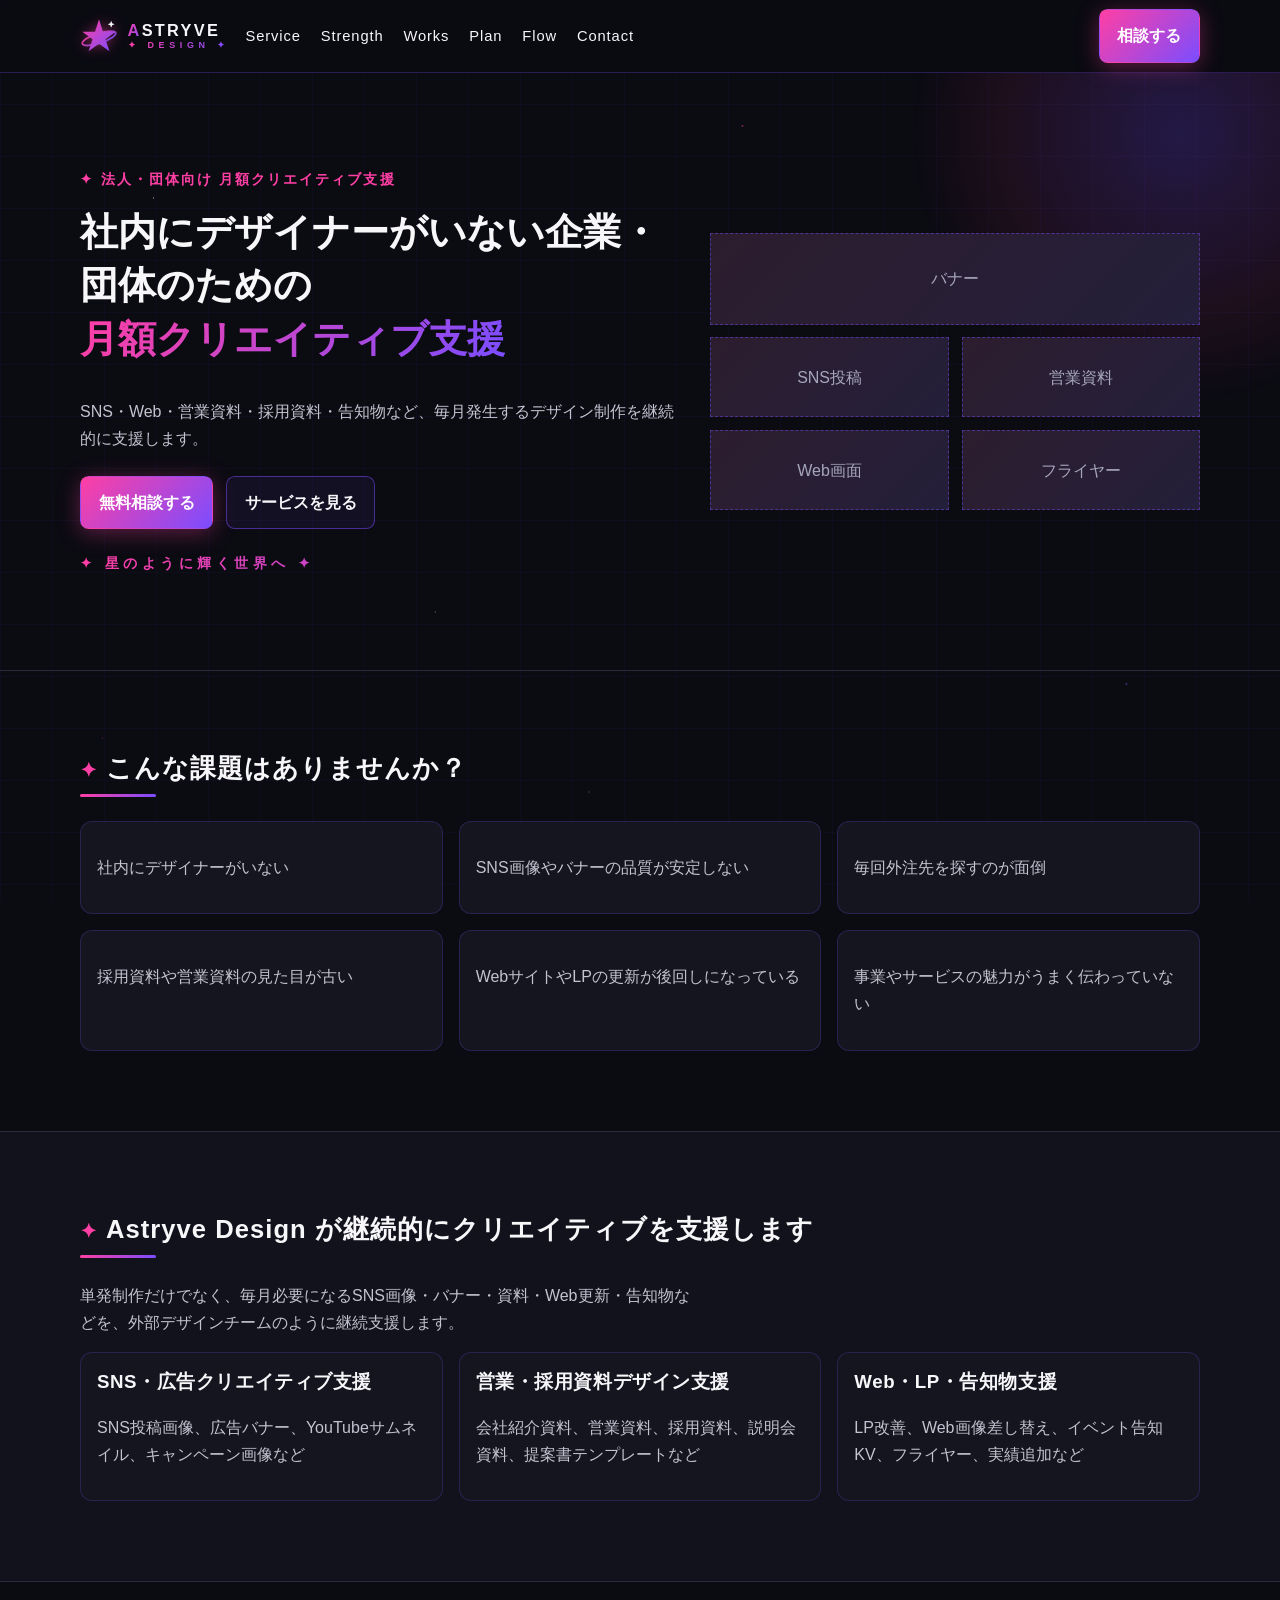
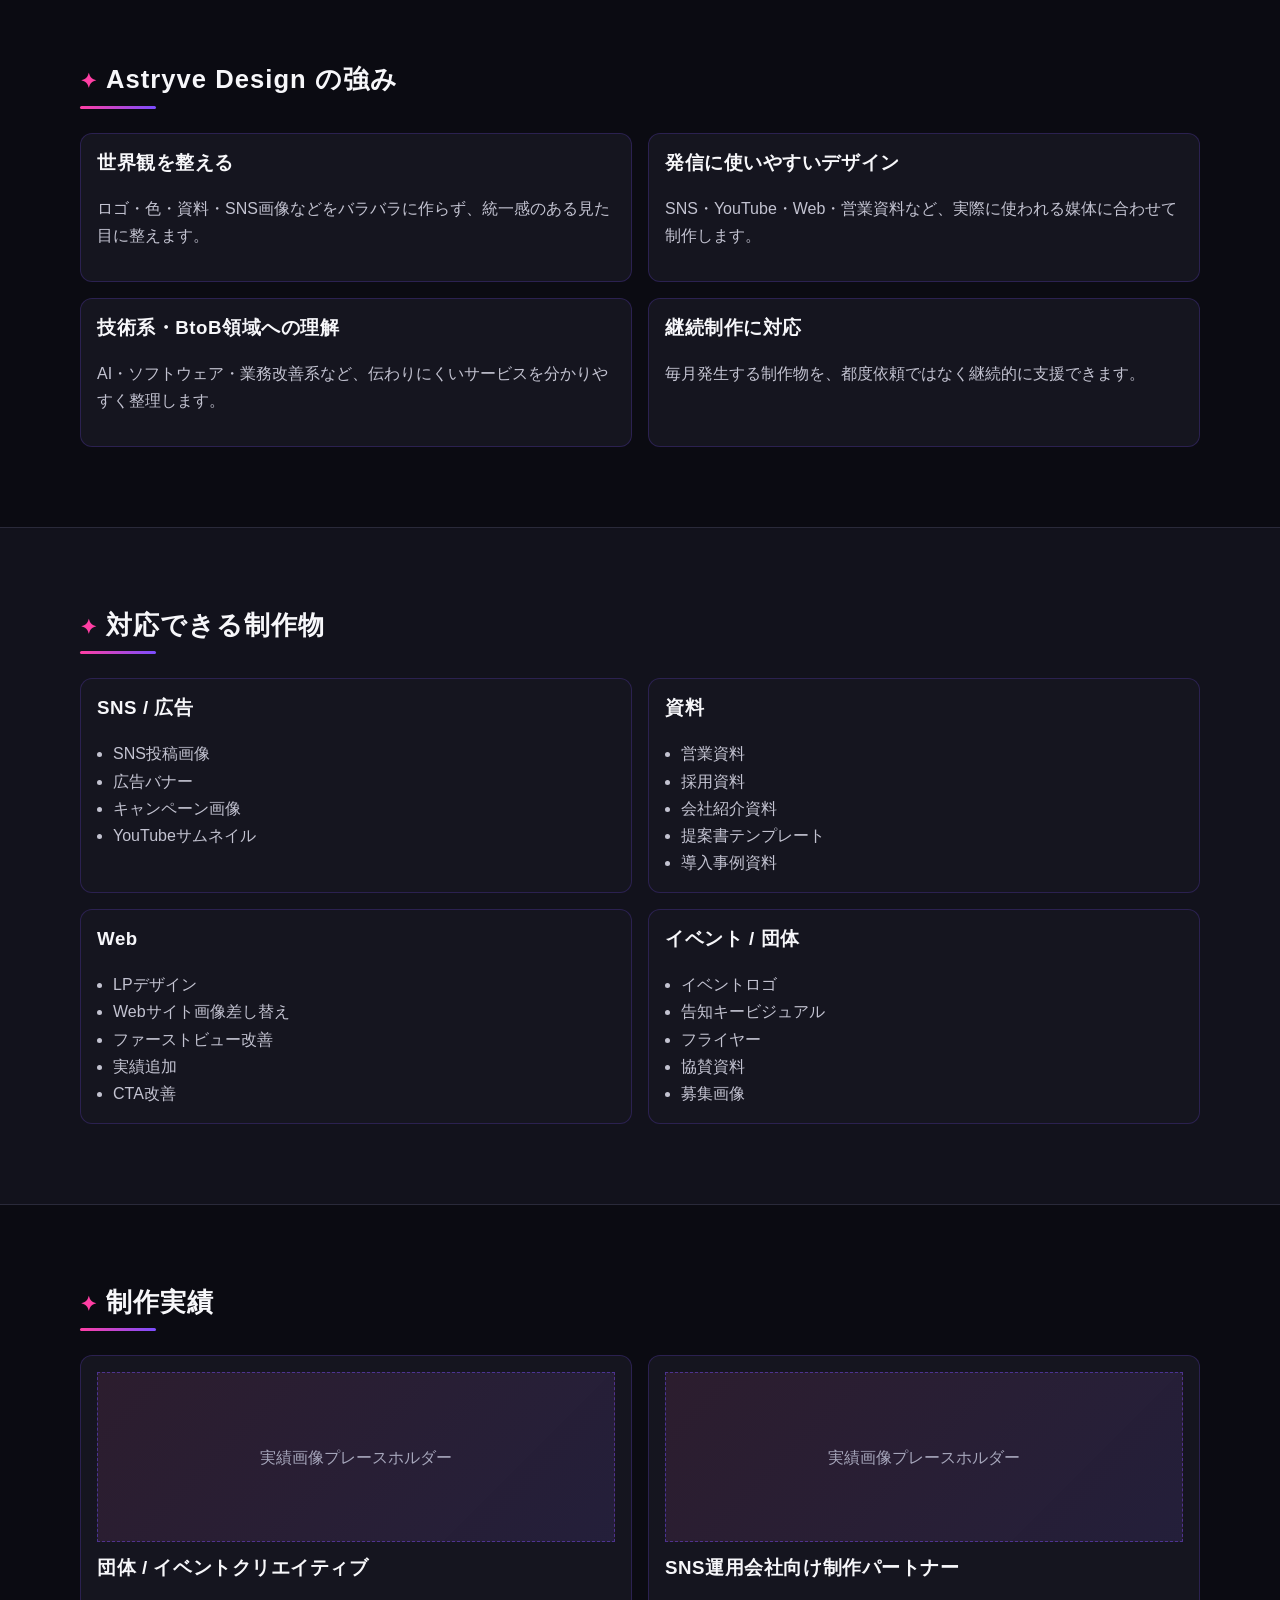
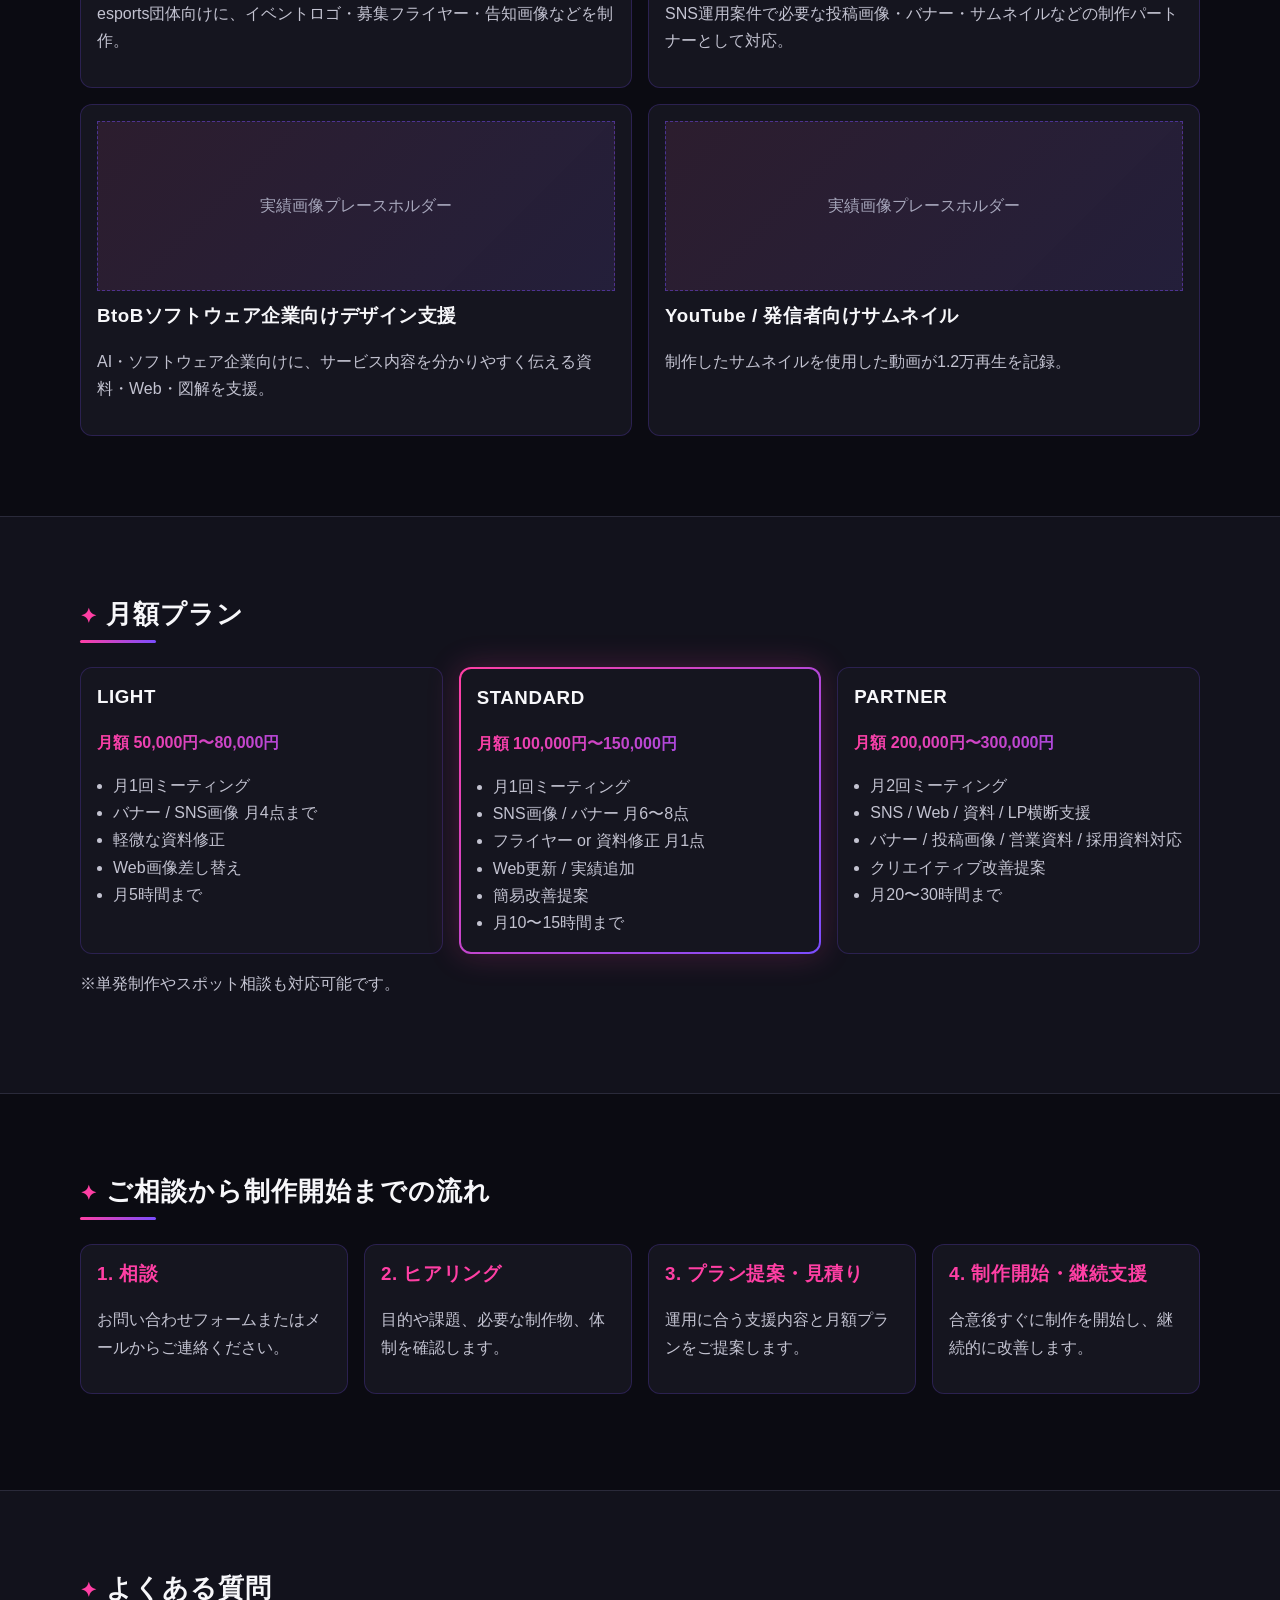
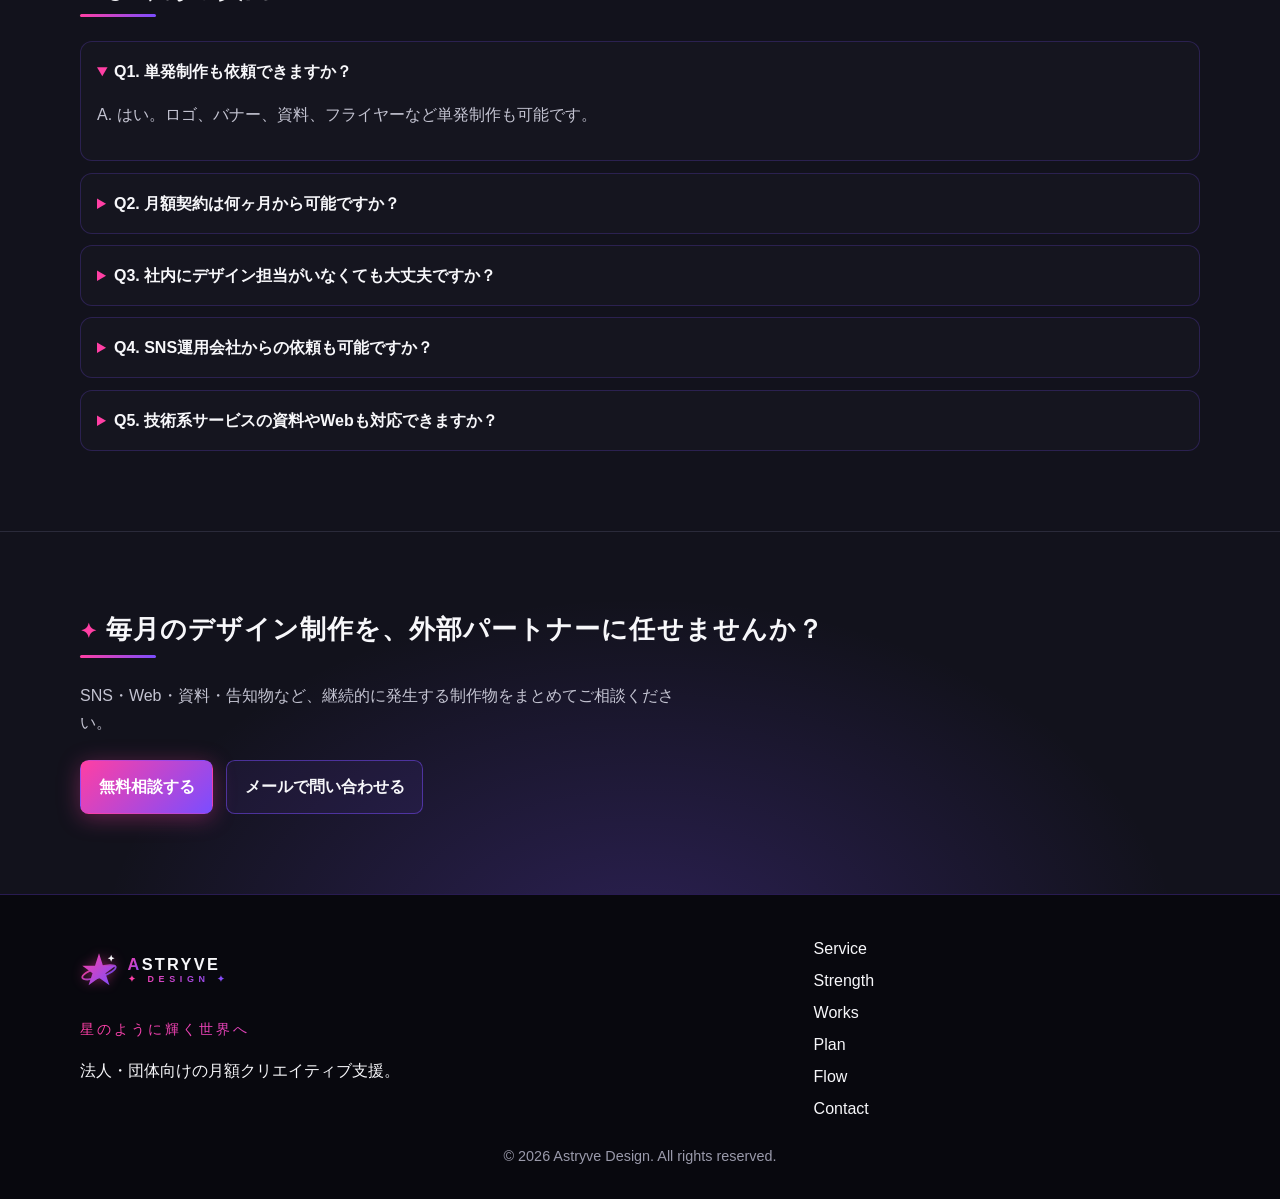
<file: index.html>
<!DOCTYPE html>
<html lang="ja">
  <head>
    <meta charset="UTF-8" />
    <meta name="viewport" content="width=device-width, initial-scale=1.0" />
    <title>Astryve Design | 法人向け月額クリエイティブ支援</title>
    <meta
      name="description"
      content="Astryve Designは、社内にデザイナーがいない企業・団体向けにSNS・Web・資料・告知物を継続支援するデザインパートナーです。"
    />
    <link rel="stylesheet" href="styles.css" />
    <link rel="stylesheet" href="brand.css" />
  </head>
  <body class="brand">
    <svg width="0" height="0" style="position:absolute" aria-hidden="true">
      <defs>
        <linearGradient id="astryve-grad" x1="0%" y1="0%" x2="100%" y2="100%">
          <stop offset="0%" stop-color="#ff3fa4" />
          <stop offset="100%" stop-color="#7b4dff" />
        </linearGradient>
      </defs>
      <symbol id="astryve-star" viewBox="0 0 100 100">
        <ellipse cx="50" cy="56" rx="46" ry="13" transform="rotate(-18 50 56)" fill="none" stroke="url(#astryve-grad)" stroke-width="5" opacity=".9" />
        <path d="M50 6 L60.5 38.5 L94 38.5 L67 58.5 L77.5 90 L50 70.5 L22.5 90 L33 58.5 L6 38.5 L39.5 38.5 Z" fill="url(#astryve-grad)" />
        <path d="M82 10 l2.6 6.4 6.4 2.6 -6.4 2.6 -2.6 6.4 -2.6 -6.4 -6.4 -2.6 6.4 -2.6 z" fill="#f7f7fa" />
      </symbol>
    </svg>
    <!-- Header -->
    <header class="site-header" id="top">
      <div class="container header-inner">
        <a href="#top" class="logo brand-logo" aria-label="Astryve Design トップへ">
          <svg class="brand-mark" aria-hidden="true"><use href="#astryve-star" /></svg>
          <span class="brand-text">
            <span class="brand-name"><span class="grad">A</span>STRYVE</span>
            <span class="brand-sub">DESIGN</span>
          </span>
        </a>

        <button class="menu-toggle" aria-controls="global-nav" aria-expanded="false" aria-label="メニューを開く">
          <span></span><span></span><span></span>
        </button>

        <nav id="global-nav" class="global-nav" aria-label="グローバルナビゲーション">
          <ul>
            <li><a href="#service">Service</a></li>
            <li><a href="#strength">Strength</a></li>
            <li><a href="#works">Works</a></li>
            <li><a href="#plan">Plan</a></li>
            <li><a href="#flow">Flow</a></li>
            <li><a href="#contact">Contact</a></li>
          </ul>
        </nav>

        <a class="btn btn-primary btn-header" href="#contact">相談する</a>
      </div>
    </header>

    <main>
      <!-- Hero -->
      <section class="section hero" aria-labelledby="hero-title">
        <div class="container hero-grid">
          <div>
            <p class="eyebrow">法人・団体向け 月額クリエイティブ支援</p>
            <h1 id="hero-title">社内にデザイナーがいない企業・団体のための<br /><span class="grad">月額クリエイティブ支援</span></h1>
            <p class="lead">
              SNS・Web・営業資料・採用資料・告知物など、毎月発生するデザイン制作を継続的に支援します。
            </p>
            <div class="cta-group">
              <a class="btn btn-primary" href="#contact">無料相談する</a>
              <a class="btn btn-secondary" href="#service">サービスを見る</a>
            </div>
            <p class="hero-tagline">✦ 星のように輝く世界へ ✦</p>
          </div>

          <div class="hero-visual" aria-label="制作物のプレースホルダー">
            <div class="placeholder tile">バナー</div>
            <div class="placeholder tile">SNS投稿</div>
            <div class="placeholder tile">営業資料</div>
            <div class="placeholder tile">Web画面</div>
            <div class="placeholder tile">フライヤー</div>
          </div>
        </div>
      </section>

      <!-- Problem -->
      <section class="section" aria-labelledby="problem-title">
        <div class="container">
          <h2 id="problem-title">こんな課題はありませんか？</h2>
          <div class="grid cols-3">
            <article class="card"><p>社内にデザイナーがいない</p></article>
            <article class="card"><p>SNS画像やバナーの品質が安定しない</p></article>
            <article class="card"><p>毎回外注先を探すのが面倒</p></article>
            <article class="card"><p>採用資料や営業資料の見た目が古い</p></article>
            <article class="card"><p>WebサイトやLPの更新が後回しになっている</p></article>
            <article class="card"><p>事業やサービスの魅力がうまく伝わっていない</p></article>
          </div>
        </div>
      </section>

      <!-- Solution -->
      <section class="section section-alt" id="service" aria-labelledby="solution-title">
        <div class="container">
          <h2 id="solution-title">Astryve Design が継続的にクリエイティブを支援します</h2>
          <p class="section-text">単発制作だけでなく、毎月必要になるSNS画像・バナー・資料・Web更新・告知物などを、外部デザインチームのように継続支援します。</p>
          <div class="grid cols-3">
            <article class="card">
              <h3>SNS・広告クリエイティブ支援</h3>
              <p>SNS投稿画像、広告バナー、YouTubeサムネイル、キャンペーン画像など</p>
            </article>
            <article class="card">
              <h3>営業・採用資料デザイン支援</h3>
              <p>会社紹介資料、営業資料、採用資料、説明会資料、提案書テンプレートなど</p>
            </article>
            <article class="card">
              <h3>Web・LP・告知物支援</h3>
              <p>LP改善、Web画像差し替え、イベント告知KV、フライヤー、実績追加など</p>
            </article>
          </div>
        </div>
      </section>

      <section class="section" id="strength" aria-labelledby="strength-title">
        <div class="container">
          <h2 id="strength-title">Astryve Design の強み</h2>
          <div class="grid cols-2">
            <article class="card"><h3>世界観を整える</h3><p>ロゴ・色・資料・SNS画像などをバラバラに作らず、統一感のある見た目に整えます。</p></article>
            <article class="card"><h3>発信に使いやすいデザイン</h3><p>SNS・YouTube・Web・営業資料など、実際に使われる媒体に合わせて制作します。</p></article>
            <article class="card"><h3>技術系・BtoB領域への理解</h3><p>AI・ソフトウェア・業務改善系など、伝わりにくいサービスを分かりやすく整理します。</p></article>
            <article class="card"><h3>継続制作に対応</h3><p>毎月発生する制作物を、都度依頼ではなく継続的に支援できます。</p></article>
          </div>
        </div>
      </section>

      <section class="section section-alt" aria-labelledby="detail-title">
        <div class="container">
          <h2 id="detail-title">対応できる制作物</h2>
          <div class="grid cols-2">
            <article class="card"><h3>SNS / 広告</h3><ul><li>SNS投稿画像</li><li>広告バナー</li><li>キャンペーン画像</li><li>YouTubeサムネイル</li></ul></article>
            <article class="card"><h3>資料</h3><ul><li>営業資料</li><li>採用資料</li><li>会社紹介資料</li><li>提案書テンプレート</li><li>導入事例資料</li></ul></article>
            <article class="card"><h3>Web</h3><ul><li>LPデザイン</li><li>Webサイト画像差し替え</li><li>ファーストビュー改善</li><li>実績追加</li><li>CTA改善</li></ul></article>
            <article class="card"><h3>イベント / 団体</h3><ul><li>イベントロゴ</li><li>告知キービジュアル</li><li>フライヤー</li><li>協賛資料</li><li>募集画像</li></ul></article>
          </div>
        </div>
      </section>

      <section class="section" id="works" aria-labelledby="works-title">
        <div class="container">
          <h2 id="works-title">制作実績</h2>
          <div class="grid cols-2">
            <article class="card work-card"><div class="placeholder media">実績画像プレースホルダー</div><h3>団体 / イベントクリエイティブ</h3><p>esports団体向けに、イベントロゴ・募集フライヤー・告知画像などを制作。</p></article>
            <article class="card work-card"><div class="placeholder media">実績画像プレースホルダー</div><h3>SNS運用会社向け制作パートナー</h3><p>SNS運用案件で必要な投稿画像・バナー・サムネイルなどの制作パートナーとして対応。</p></article>
            <article class="card work-card"><div class="placeholder media">実績画像プレースホルダー</div><h3>BtoBソフトウェア企業向けデザイン支援</h3><p>AI・ソフトウェア企業向けに、サービス内容を分かりやすく伝える資料・Web・図解を支援。</p></article>
            <article class="card work-card"><div class="placeholder media">実績画像プレースホルダー</div><h3>YouTube / 発信者向けサムネイル</h3><p>制作したサムネイルを使用した動画が1.2万再生を記録。</p></article>
          </div>
        </div>
      </section>

      <section class="section section-alt" id="plan" aria-labelledby="plan-title">
        <div class="container">
          <h2 id="plan-title">月額プラン</h2>
          <div class="grid cols-3">
            <article class="card plan-card"><h3>LIGHT</h3><p class="price">月額 50,000円〜80,000円</p><ul><li>月1回ミーティング</li><li>バナー / SNS画像 月4点まで</li><li>軽微な資料修正</li><li>Web画像差し替え</li><li>月5時間まで</li></ul></article>
            <article class="card plan-card featured"><h3>STANDARD</h3><p class="price">月額 100,000円〜150,000円</p><ul><li>月1回ミーティング</li><li>SNS画像 / バナー 月6〜8点</li><li>フライヤー or 資料修正 月1点</li><li>Web更新 / 実績追加</li><li>簡易改善提案</li><li>月10〜15時間まで</li></ul></article>
            <article class="card plan-card"><h3>PARTNER</h3><p class="price">月額 200,000円〜300,000円</p><ul><li>月2回ミーティング</li><li>SNS / Web / 資料 / LP横断支援</li><li>バナー / 投稿画像 / 営業資料 / 採用資料対応</li><li>クリエイティブ改善提案</li><li>月20〜30時間まで</li></ul></article>
          </div>
          <p class="section-text">※単発制作やスポット相談も対応可能です。</p>
        </div>
      </section>

      <section class="section" id="flow" aria-labelledby="flow-title">
        <div class="container">
          <h2 id="flow-title">ご相談から制作開始までの流れ</h2>
          <ol class="flow-list">
            <li class="card"><h3>1. 相談</h3><p>お問い合わせフォームまたはメールからご連絡ください。</p></li>
            <li class="card"><h3>2. ヒアリング</h3><p>目的や課題、必要な制作物、体制を確認します。</p></li>
            <li class="card"><h3>3. プラン提案・見積り</h3><p>運用に合う支援内容と月額プランをご提案します。</p></li>
            <li class="card"><h3>4. 制作開始・継続支援</h3><p>合意後すぐに制作を開始し、継続的に改善します。</p></li>
          </ol>
        </div>
      </section>

      <section class="section section-alt" aria-labelledby="faq-title">
        <div class="container">
          <h2 id="faq-title">よくある質問</h2>
          <div class="faq-list">
            <details class="card" open><summary>Q1. 単発制作も依頼できますか？</summary><p>A. はい。ロゴ、バナー、資料、フライヤーなど単発制作も可能です。</p></details>
            <details class="card"><summary>Q2. 月額契約は何ヶ月から可能ですか？</summary><p>A. 初回は1ヶ月から相談可能です。継続前提の場合は3ヶ月単位を推奨します。</p></details>
            <details class="card"><summary>Q3. 社内にデザイン担当がいなくても大丈夫ですか？</summary><p>A. はい。目的や必要な制作物の整理からサポートします。</p></details>
            <details class="card"><summary>Q4. SNS運用会社からの依頼も可能ですか？</summary><p>A. はい。クライアント案件の制作パートナーとしても対応可能です。</p></details>
            <details class="card"><summary>Q5. 技術系サービスの資料やWebも対応できますか？</summary><p>A. はい。AI・ソフトウェア・BtoB領域の内容整理や図解も対応可能です。</p></details>
          </div>
        </div>
      </section>

      <section class="section contact-cta" id="contact" aria-labelledby="contact-title">
        <div class="container">
          <h2 id="contact-title">毎月のデザイン制作を、外部パートナーに任せませんか？</h2>
          <p class="section-text">SNS・Web・資料・告知物など、継続的に発生する制作物をまとめてご相談ください。</p>
          <div class="cta-group">
            <a class="btn btn-primary" href="#top">無料相談する</a>
            <a class="btn btn-secondary" id="mail-link">メールで問い合わせる</a>
          </div>
        </div>
      </section>
    </main>

    <footer class="site-footer">
      <div class="container footer-grid">
        <div>
          <p class="logo brand-logo">
            <svg class="brand-mark" aria-hidden="true"><use href="#astryve-star" /></svg>
            <span class="brand-text">
              <span class="brand-name"><span class="grad">A</span>STRYVE</span>
              <span class="brand-sub">DESIGN</span>
            </span>
          </p>
          <p class="footer-tagline grad">星のように輝く世界へ</p>
          <p>法人・団体向けの月額クリエイティブ支援。</p>
        </div>
        <nav aria-label="フッターナビゲーション">
          <ul>
            <li><a href="#service">Service</a></li>
            <li><a href="#strength">Strength</a></li>
            <li><a href="#works">Works</a></li>
            <li><a href="#plan">Plan</a></li>
            <li><a href="#flow">Flow</a></li>
            <li><a href="#contact">Contact</a></li>
          </ul>
        </nav>
      </div>
      <p class="copyright">© 2026 Astryve Design. All rights reserved.</p>
    </footer>

    <script src="script.js"></script>
  </body>
</html>
</file>
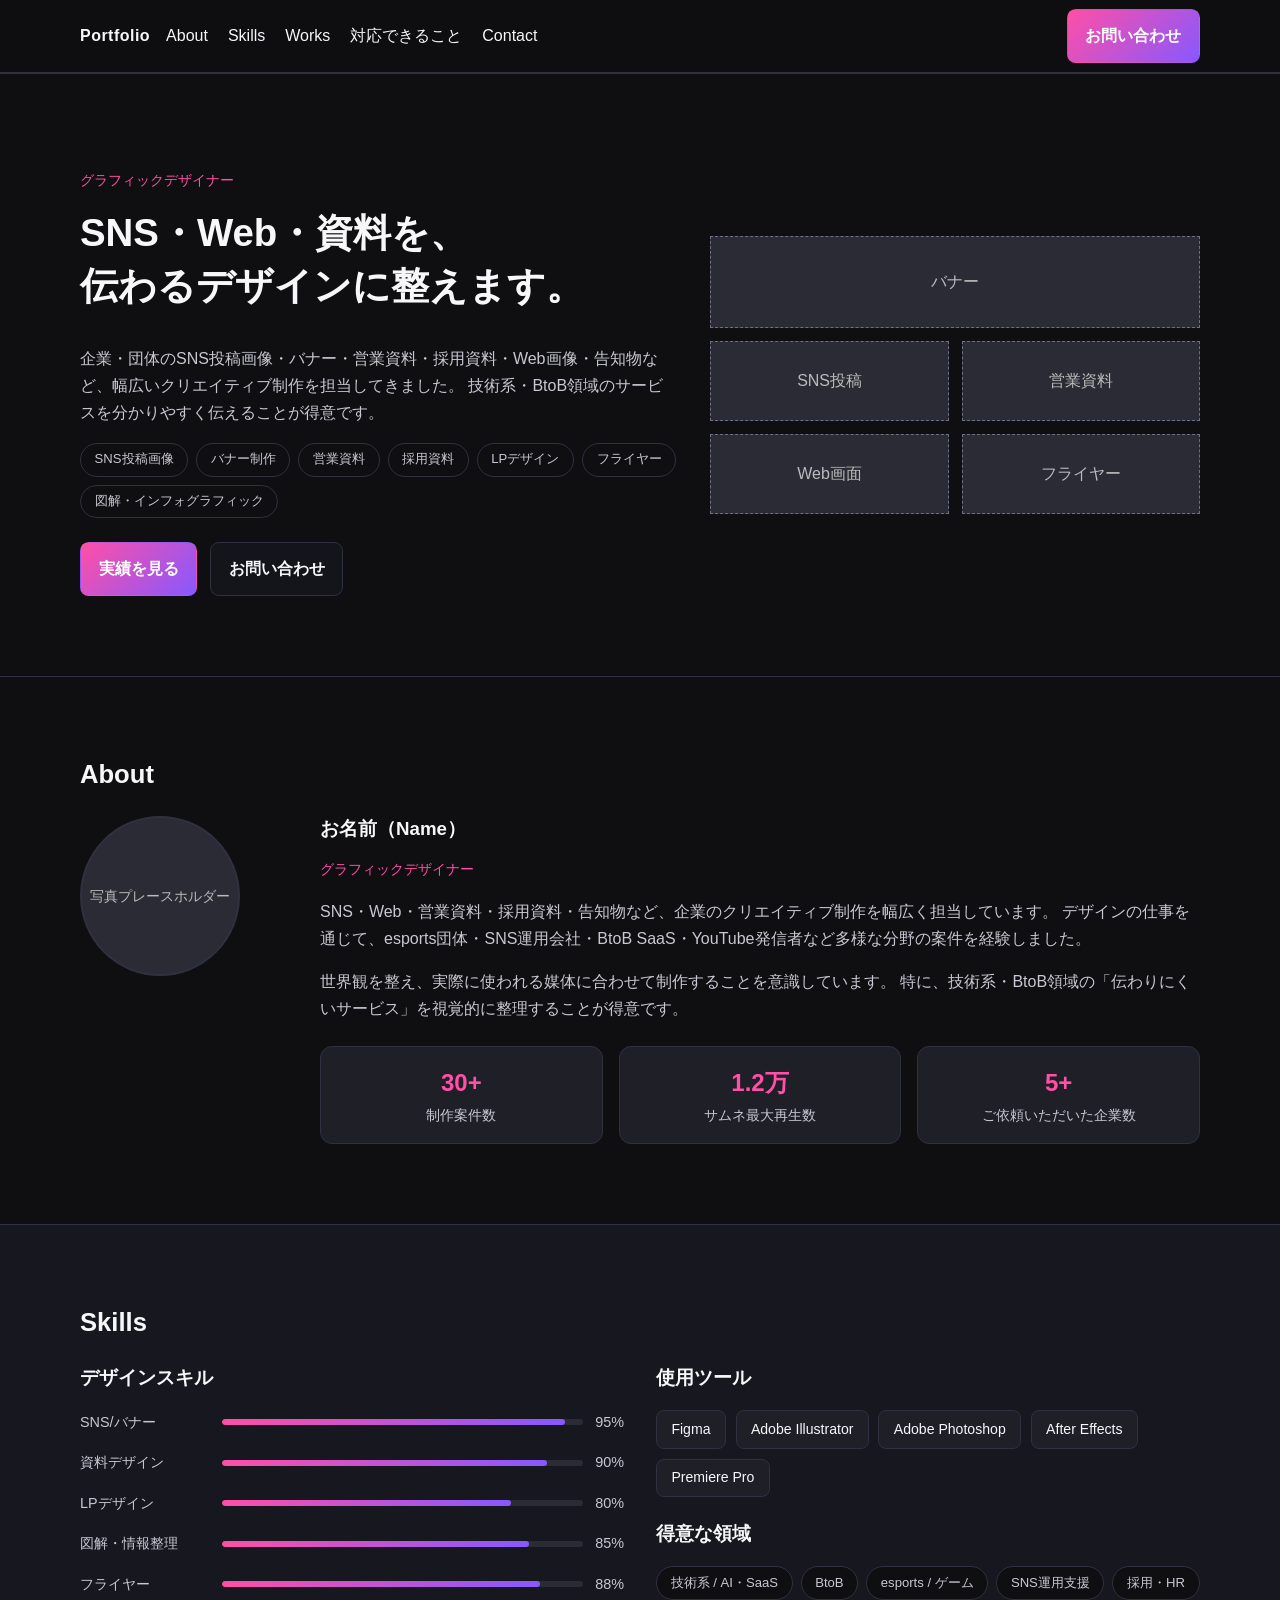
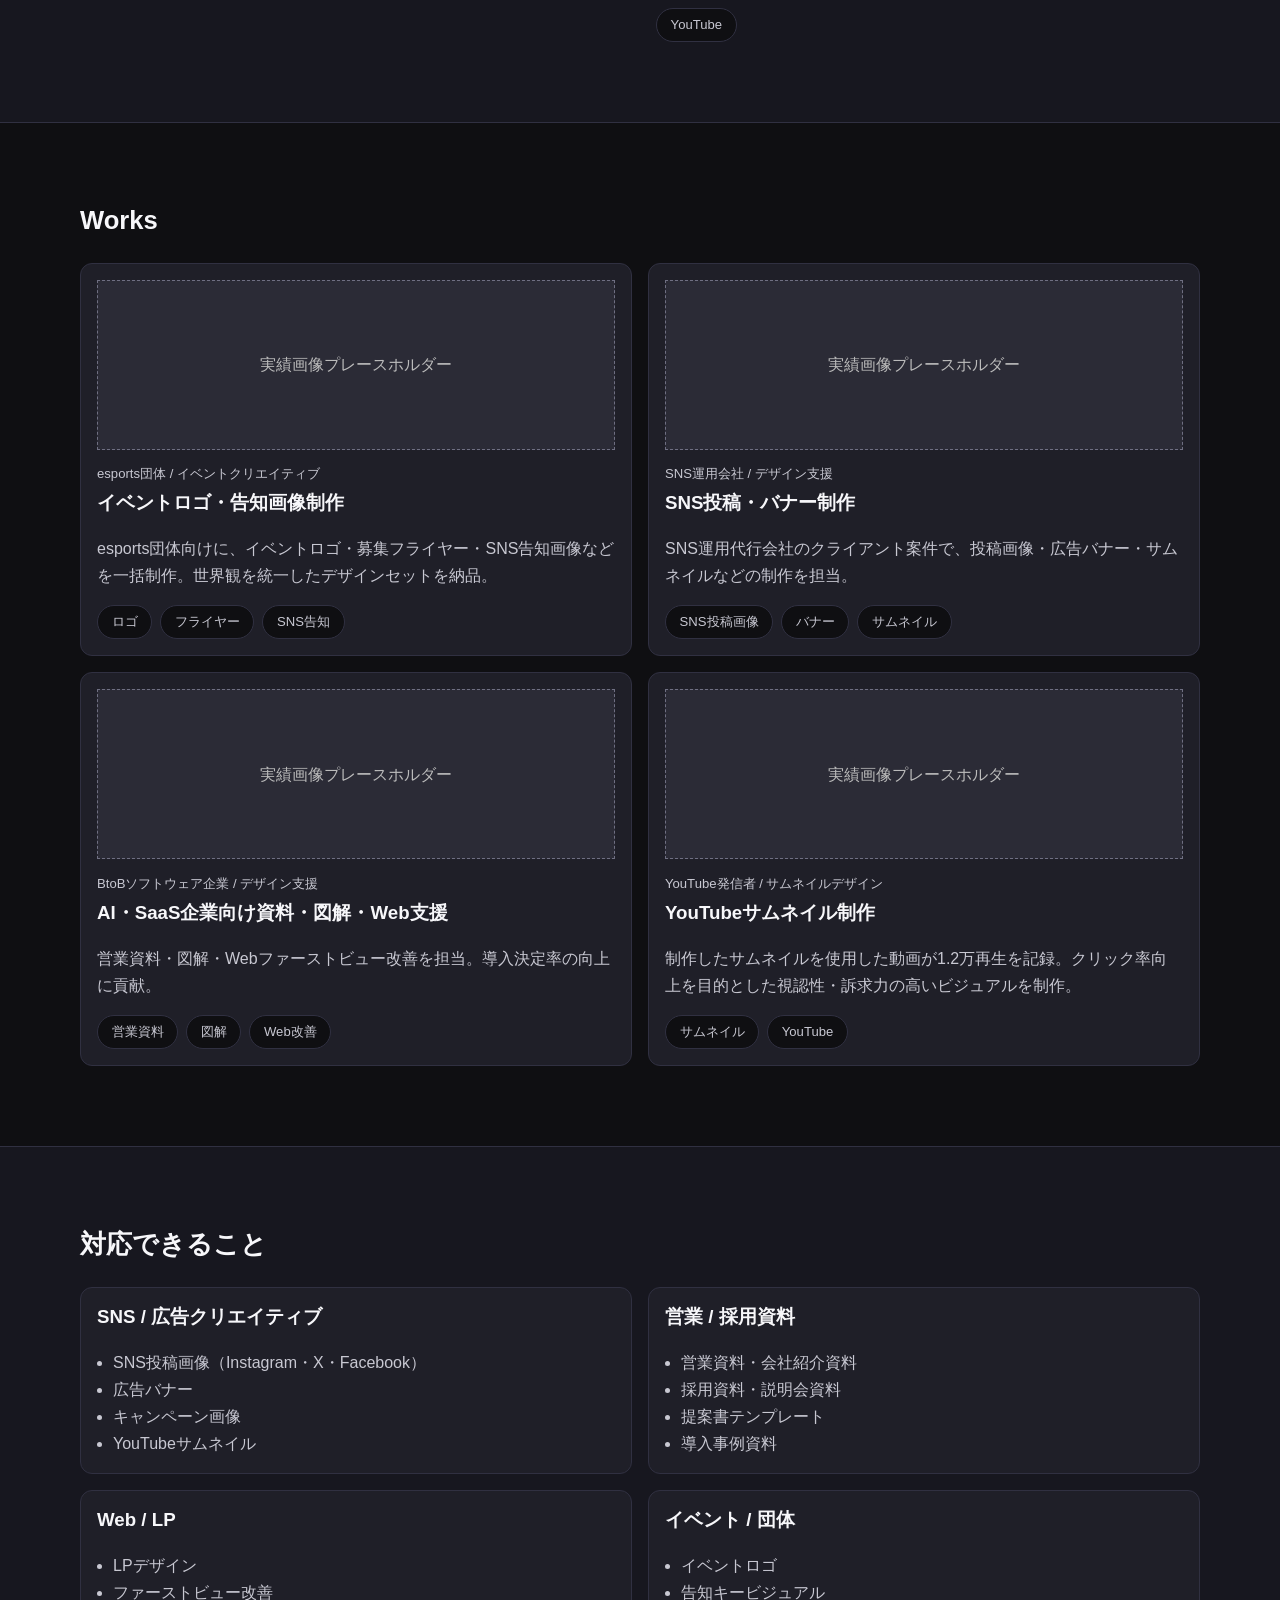
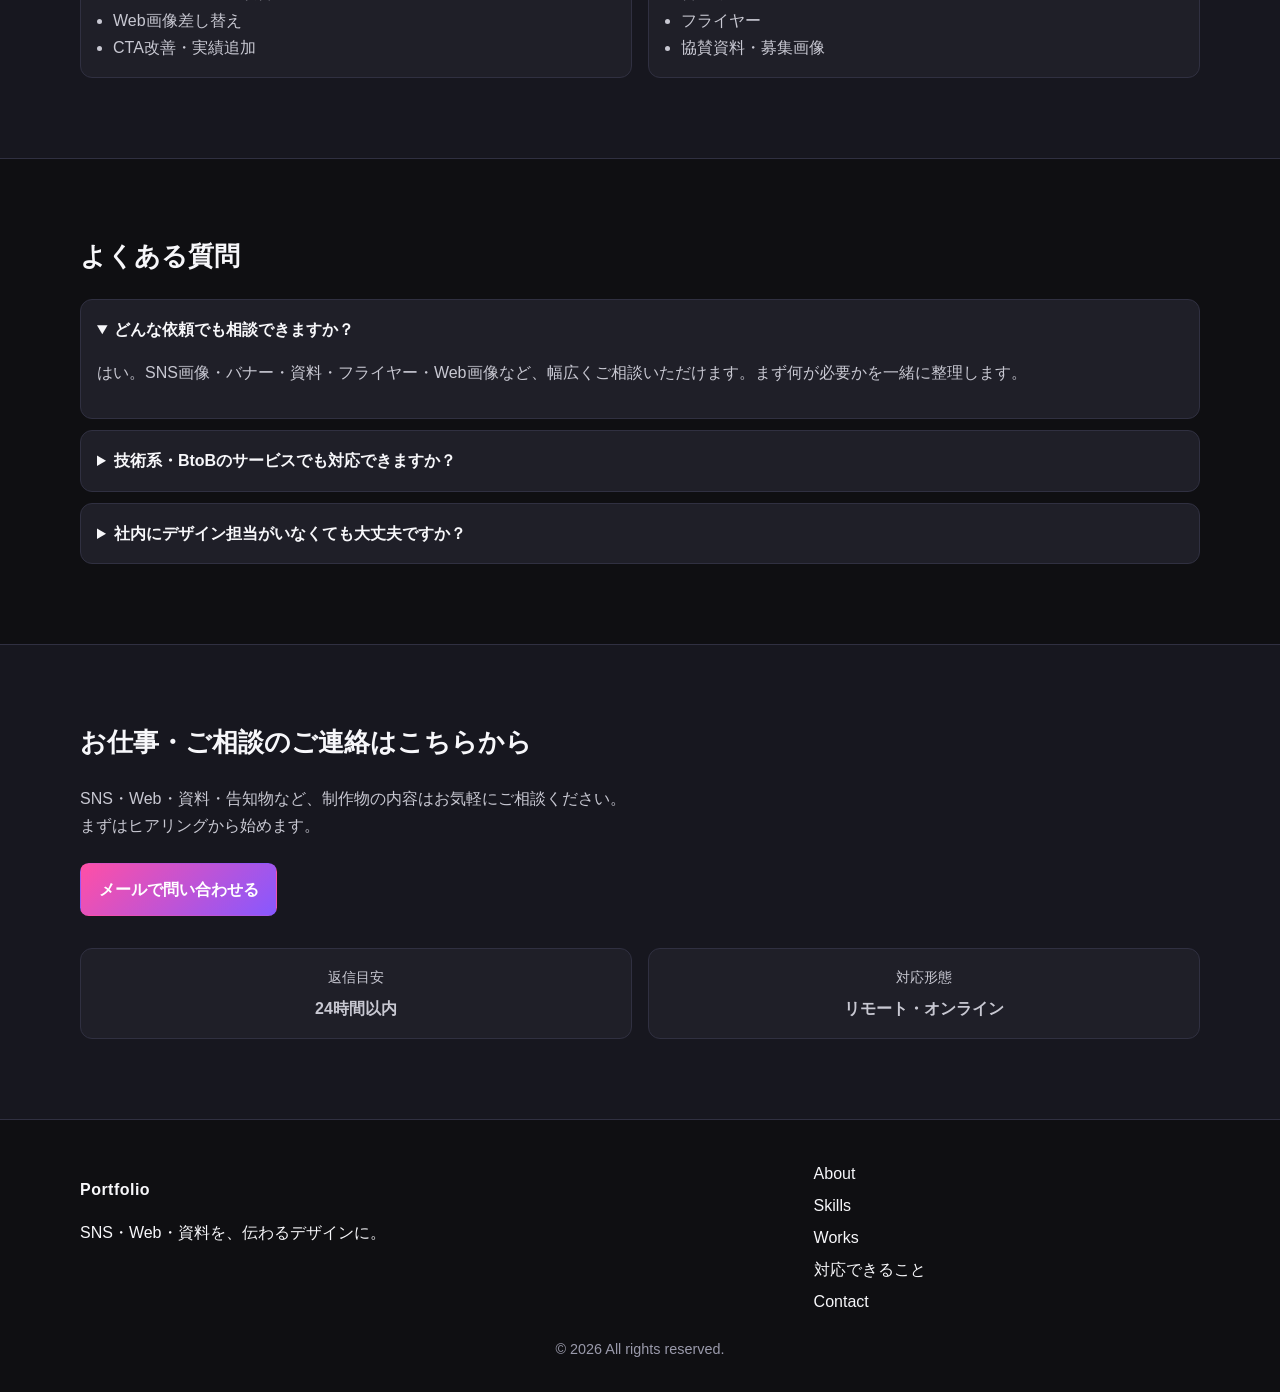
<file: portfolio.html>
<!DOCTYPE html>
<html lang="ja">
  <head>
    <meta charset="UTF-8" />
    <meta name="viewport" content="width=device-width, initial-scale=1.0" />
    <title>Portfolio | グラフィックデザイナー</title>
    <meta
      name="description"
      content="SNS・Web・営業資料・採用資料・告知物など、企業のクリエイティブ制作を支援するデザイナーのポートフォリオです。"
    />
    <link rel="stylesheet" href="styles.css" />
    <style>
      .profile-grid { display: grid; grid-template-columns: 200px 1fr; gap: 2.5rem; align-items: start; }
      .avatar { width: 160px; height: 160px; border-radius: 50%; background: var(--placeholder); border: 2px solid var(--line); display: grid; place-items: center; color: #bbb; font-size: .85rem; }
      .tag-list { display: flex; flex-wrap: wrap; gap: .5rem; margin-top: .8rem; }
      .tag { background: var(--bg); border: 1px solid var(--line); border-radius: 2rem; padding: .3rem .85rem; font-size: .82rem; color: var(--muted); }
      .skill-bar-wrap { display: grid; gap: 1rem; }
      .skill-row { display: grid; grid-template-columns: 130px 1fr auto; align-items: center; gap: .75rem; font-size: .9rem; color: var(--muted); }
      .bar-bg { height: 6px; background: var(--placeholder); border-radius: 3px; overflow: hidden; }
      .bar-fill { height: 100%; border-radius: 3px; background: linear-gradient(90deg, var(--accent), var(--accent-sub)); }
      .tool-grid { display: flex; flex-wrap: wrap; gap: .6rem; margin-top: 1.2rem; }
      .tool-chip { background: var(--card); border: 1px solid var(--line); border-radius: .5rem; padding: .4rem .9rem; font-size: .88rem; }
      .work-meta { font-size: .82rem; color: #9a9aab; margin-bottom: .3rem; }
      @media (max-width: 760px) {
        .profile-grid { grid-template-columns: 1fr; }
        .skill-row { grid-template-columns: 110px 1fr auto; font-size: .85rem; }
      }
      @media (max-width: 480px) {
        .avatar { width: 120px; height: 120px; }
      }
    </style>
  </head>
  <body>
    <!-- Header -->
    <header class="site-header" id="top">
      <div class="container header-inner">
        <a href="#top" class="logo" aria-label="トップへ">Portfolio</a>

        <button class="menu-toggle" aria-controls="global-nav" aria-expanded="false" aria-label="メニューを開く">
          <span></span><span></span><span></span>
        </button>

        <nav id="global-nav" class="global-nav" aria-label="グローバルナビゲーション">
          <ul>
            <li><a href="#about">About</a></li>
            <li><a href="#skills">Skills</a></li>
            <li><a href="#works">Works</a></li>
            <li><a href="#service">対応できること</a></li>
            <li><a href="#contact">Contact</a></li>
          </ul>
        </nav>

        <a class="btn btn-primary btn-header" href="#contact">お問い合わせ</a>
      </div>
    </header>

    <main>
      <!-- Hero -->
      <section class="section hero" aria-labelledby="hero-title">
        <div class="container hero-grid">
          <div>
            <p class="eyebrow">グラフィックデザイナー</p>
            <h1 id="hero-title">SNS・Web・資料を、<br />伝わるデザインに整えます。</h1>
            <p class="lead">
              企業・団体のSNS投稿画像・バナー・営業資料・採用資料・Web画像・告知物など、幅広いクリエイティブ制作を担当してきました。
              技術系・BtoB領域のサービスを分かりやすく伝えることが得意です。
            </p>
            <div class="tag-list">
              <span class="tag">SNS投稿画像</span>
              <span class="tag">バナー制作</span>
              <span class="tag">営業資料</span>
              <span class="tag">採用資料</span>
              <span class="tag">LPデザイン</span>
              <span class="tag">フライヤー</span>
              <span class="tag">図解・インフォグラフィック</span>
            </div>
            <div class="cta-group">
              <a class="btn btn-primary" href="#works">実績を見る</a>
              <a class="btn btn-secondary" href="#contact">お問い合わせ</a>
            </div>
          </div>

          <div class="hero-visual" aria-label="制作物のプレースホルダー">
            <div class="placeholder tile">バナー</div>
            <div class="placeholder tile">SNS投稿</div>
            <div class="placeholder tile">営業資料</div>
            <div class="placeholder tile">Web画面</div>
            <div class="placeholder tile">フライヤー</div>
          </div>
        </div>
      </section>

      <!-- About -->
      <section class="section" id="about" aria-labelledby="about-title">
        <div class="container">
          <h2 id="about-title">About</h2>
          <div class="profile-grid">
            <div class="avatar">写真プレースホルダー</div>
            <div>
              <h3 style="margin-bottom:.4rem;">お名前（Name）</h3>
              <p class="eyebrow" style="margin-bottom:1rem;">グラフィックデザイナー</p>
              <p style="color:var(--muted);">
                SNS・Web・営業資料・採用資料・告知物など、企業のクリエイティブ制作を幅広く担当しています。
                デザインの仕事を通じて、esports団体・SNS運用会社・BtoB SaaS・YouTube発信者など多様な分野の案件を経験しました。
              </p>
              <p style="color:var(--muted);">
                世界観を整え、実際に使われる媒体に合わせて制作することを意識しています。
                特に、技術系・BtoB領域の「伝わりにくいサービス」を視覚的に整理することが得意です。
              </p>
              <div class="grid cols-3" style="margin-top:1.5rem;">
                <div class="card" style="text-align:center;">
                  <p style="color:var(--accent);font-size:1.5rem;font-weight:700;margin:0;">30+</p>
                  <p style="margin:0;font-size:.85rem;">制作案件数</p>
                </div>
                <div class="card" style="text-align:center;">
                  <p style="color:var(--accent);font-size:1.5rem;font-weight:700;margin:0;">1.2万</p>
                  <p style="margin:0;font-size:.85rem;">サムネ最大再生数</p>
                </div>
                <div class="card" style="text-align:center;">
                  <p style="color:var(--accent);font-size:1.5rem;font-weight:700;margin:0;">5+</p>
                  <p style="margin:0;font-size:.85rem;">ご依頼いただいた企業数</p>
                </div>
              </div>
            </div>
          </div>
        </div>
      </section>

      <!-- Skills -->
      <section class="section section-alt" id="skills" aria-labelledby="skills-title">
        <div class="container">
          <h2 id="skills-title">Skills</h2>
          <div class="grid cols-2" style="gap:2rem;">
            <div>
              <h3>デザインスキル</h3>
              <div class="skill-bar-wrap">
                <div class="skill-row">
                  <span>SNS/バナー</span>
                  <div class="bar-bg"><div class="bar-fill" style="width:95%;"></div></div>
                  <span>95%</span>
                </div>
                <div class="skill-row">
                  <span>資料デザイン</span>
                  <div class="bar-bg"><div class="bar-fill" style="width:90%;"></div></div>
                  <span>90%</span>
                </div>
                <div class="skill-row">
                  <span>LPデザイン</span>
                  <div class="bar-bg"><div class="bar-fill" style="width:80%;"></div></div>
                  <span>80%</span>
                </div>
                <div class="skill-row">
                  <span>図解・情報整理</span>
                  <div class="bar-bg"><div class="bar-fill" style="width:85%;"></div></div>
                  <span>85%</span>
                </div>
                <div class="skill-row">
                  <span>フライヤー</span>
                  <div class="bar-bg"><div class="bar-fill" style="width:88%;"></div></div>
                  <span>88%</span>
                </div>
              </div>
            </div>
            <div>
              <h3>使用ツール</h3>
              <div class="tool-grid">
                <span class="tool-chip">Figma</span>
                <span class="tool-chip">Adobe Illustrator</span>
                <span class="tool-chip">Adobe Photoshop</span>
                <span class="tool-chip">After Effects</span>
                <span class="tool-chip">Premiere Pro</span>
              </div>
              <div style="margin-top:1.5rem;">
                <h3>得意な領域</h3>
                <div class="tag-list">
                  <span class="tag">技術系 / AI・SaaS</span>
                  <span class="tag">BtoB</span>
                  <span class="tag">esports / ゲーム</span>
                  <span class="tag">SNS運用支援</span>
                  <span class="tag">採用・HR</span>
                  <span class="tag">YouTube</span>
                </div>
              </div>
            </div>
          </div>
        </div>
      </section>

      <!-- Works -->
      <section class="section" id="works" aria-labelledby="works-title">
        <div class="container">
          <h2 id="works-title">Works</h2>
          <div class="grid cols-2">
            <article class="card work-card">
              <div class="placeholder media">実績画像プレースホルダー</div>
              <p class="work-meta">esports団体 / イベントクリエイティブ</p>
              <h3>イベントロゴ・告知画像制作</h3>
              <p>esports団体向けに、イベントロゴ・募集フライヤー・SNS告知画像などを一括制作。世界観を統一したデザインセットを納品。</p>
              <div class="tag-list">
                <span class="tag">ロゴ</span>
                <span class="tag">フライヤー</span>
                <span class="tag">SNS告知</span>
              </div>
            </article>
            <article class="card work-card">
              <div class="placeholder media">実績画像プレースホルダー</div>
              <p class="work-meta">SNS運用会社 / デザイン支援</p>
              <h3>SNS投稿・バナー制作</h3>
              <p>SNS運用代行会社のクライアント案件で、投稿画像・広告バナー・サムネイルなどの制作を担当。</p>
              <div class="tag-list">
                <span class="tag">SNS投稿画像</span>
                <span class="tag">バナー</span>
                <span class="tag">サムネイル</span>
              </div>
            </article>
            <article class="card work-card">
              <div class="placeholder media">実績画像プレースホルダー</div>
              <p class="work-meta">BtoBソフトウェア企業 / デザイン支援</p>
              <h3>AI・SaaS企業向け資料・図解・Web支援</h3>
              <p>営業資料・図解・Webファーストビュー改善を担当。導入決定率の向上に貢献。</p>
              <div class="tag-list">
                <span class="tag">営業資料</span>
                <span class="tag">図解</span>
                <span class="tag">Web改善</span>
              </div>
            </article>
            <article class="card work-card">
              <div class="placeholder media">実績画像プレースホルダー</div>
              <p class="work-meta">YouTube発信者 / サムネイルデザイン</p>
              <h3>YouTubeサムネイル制作</h3>
              <p>制作したサムネイルを使用した動画が1.2万再生を記録。クリック率向上を目的とした視認性・訴求力の高いビジュアルを制作。</p>
              <div class="tag-list">
                <span class="tag">サムネイル</span>
                <span class="tag">YouTube</span>
              </div>
            </article>
          </div>
        </div>
      </section>

      <!-- Service / 対応できること -->
      <section class="section section-alt" id="service" aria-labelledby="service-title">
        <div class="container">
          <h2 id="service-title">対応できること</h2>
          <div class="grid cols-2">
            <article class="card">
              <h3>SNS / 広告クリエイティブ</h3>
              <ul>
                <li>SNS投稿画像（Instagram・X・Facebook）</li>
                <li>広告バナー</li>
                <li>キャンペーン画像</li>
                <li>YouTubeサムネイル</li>
              </ul>
            </article>
            <article class="card">
              <h3>営業 / 採用資料</h3>
              <ul>
                <li>営業資料・会社紹介資料</li>
                <li>採用資料・説明会資料</li>
                <li>提案書テンプレート</li>
                <li>導入事例資料</li>
              </ul>
            </article>
            <article class="card">
              <h3>Web / LP</h3>
              <ul>
                <li>LPデザイン</li>
                <li>ファーストビュー改善</li>
                <li>Web画像差し替え</li>
                <li>CTA改善・実績追加</li>
              </ul>
            </article>
            <article class="card">
              <h3>イベント / 団体</h3>
              <ul>
                <li>イベントロゴ</li>
                <li>告知キービジュアル</li>
                <li>フライヤー</li>
                <li>協賛資料・募集画像</li>
              </ul>
            </article>
          </div>

        </div>
      </section>

      <!-- FAQ -->
      <section class="section" aria-labelledby="faq-title">
        <div class="container">
          <h2 id="faq-title">よくある質問</h2>
          <div class="faq-list">
            <details class="card" open><summary>どんな依頼でも相談できますか？</summary><p>はい。SNS画像・バナー・資料・フライヤー・Web画像など、幅広くご相談いただけます。まず何が必要かを一緒に整理します。</p></details>
            <details class="card"><summary>技術系・BtoBのサービスでも対応できますか？</summary><p>はい。AI・ソフトウェア・業務改善サービスなど、伝わりにくいサービスの整理・図解化が得意です。</p></details>
            <details class="card"><summary>社内にデザイン担当がいなくても大丈夫ですか？</summary><p>はい。目的の確認や必要な制作物の整理からサポートします。</p></details>
          </div>
        </div>
      </section>

      <!-- Contact -->
      <section class="section contact-cta section-alt" id="contact" aria-labelledby="contact-title">
        <div class="container">
          <h2 id="contact-title">お仕事・ご相談のご連絡はこちらから</h2>
          <p class="section-text">
            SNS・Web・資料・告知物など、制作物の内容はお気軽にご相談ください。<br />
            まずはヒアリングから始めます。
          </p>
          <div class="cta-group">
            <a class="btn btn-primary" id="mail-link-portfolio" href="#contact">メールで問い合わせる</a>
          </div>
          <div class="grid cols-2" style="margin-top:2rem;">
            <article class="card" style="text-align:center;">
              <p style="margin:0;font-size:.9rem;color:var(--muted);">返信目安</p>
              <p style="margin:.3rem 0 0;font-weight:600;">24時間以内</p>
            </article>
            <article class="card" style="text-align:center;">
              <p style="margin:0;font-size:.9rem;color:var(--muted);">対応形態</p>
              <p style="margin:.3rem 0 0;font-weight:600;">リモート・オンライン</p>
            </article>
          </div>
        </div>
      </section>
    </main>

    <footer class="site-footer">
      <div class="container footer-grid">
        <div>
          <p class="logo">Portfolio</p>
          <p>SNS・Web・資料を、伝わるデザインに。</p>
        </div>
        <nav aria-label="フッターナビゲーション">
          <ul>
            <li><a href="#about">About</a></li>
            <li><a href="#skills">Skills</a></li>
            <li><a href="#works">Works</a></li>
            <li><a href="#service">対応できること</a></li>
            <li><a href="#contact">Contact</a></li>
          </ul>
        </nav>
      </div>
      <p class="copyright">© 2026 All rights reserved.</p>
    </footer>

    <script src="script.js"></script>
    <script>
      const portfolioMailLink = document.getElementById('mail-link-portfolio');
      if (portfolioMailLink) {
        const u = 'seiyo.kentstyle';
        const d = 'gmail.com';
        portfolioMailLink.href = 'mailto:' + u + '@' + d;
      }
    </script>
  </body>
</html>
</file>
<file: styles.css>
:root {
  --bg: #0f0f12;
  --bg-alt: #17171f;
  --text: #f7f7fa;
  --muted: #c8c8d2;
  --line: #303041;
  --accent: #ff4fa6;
  --accent-sub: #8758ff;
  --placeholder: #2b2b36;
  --card: #1f1f28;
}

* { box-sizing: border-box; }
html { -webkit-text-size-adjust: 100%; }
body {
  margin: 0;
  font-family: "Noto Sans JP", "Hiragino Kaku Gothic ProN", sans-serif;
  background: var(--bg);
  color: var(--text);
  line-height: 1.7;
  overflow-x: hidden;
}
img { max-width: 100%; height: auto; }
a { color: inherit; text-decoration: none; }
.container { width: min(1120px, 92%); margin: 0 auto; }
.section { padding: 5rem 0; border-top: 1px solid var(--line); }
.section-alt { background: var(--bg-alt); }
h1, h2, h3 { line-height: 1.4; margin-top: 0; overflow-wrap: break-word; }
h1 { font-size: clamp(1.6rem, 5vw, 2.4rem); }
h2 { margin-bottom: 1.5rem; font-size: clamp(1.5rem, 2vw, 2rem); }
.section-text, .lead { color: var(--muted); max-width: 70ch; }

.site-header { position: sticky; top: 0; background: rgba(15,15,18,.95); border-bottom: 1px solid var(--line); z-index: 20; }
.header-inner { display: flex; align-items: center; gap: 1rem; min-height: 72px; }
.logo { font-weight: 700; letter-spacing: .03em; }
.global-nav ul { display: flex; list-style: none; gap: 1.25rem; margin: 0; padding: 0; }
.btn { display: inline-block; padding: .75rem 1.1rem; border: 1px solid transparent; border-radius: .55rem; font-weight: 600; }
.btn-primary { background: linear-gradient(135deg, var(--accent), var(--accent-sub)); color: #fff; }
.btn-secondary { border-color: var(--line); background: #14141b; }
.btn-header { margin-left: auto; }

.hero-grid { display: grid; grid-template-columns: 1.1fr .9fr; gap: 2rem; align-items: center; }
.eyebrow { color: var(--accent); font-size: .9rem; margin-bottom: .8rem; }
.cta-group { display: flex; gap: .8rem; flex-wrap: wrap; margin-top: 1.5rem; }

.hero-visual { display: grid; grid-template-columns: repeat(2,1fr); gap: .8rem; }
.placeholder { border: 1px dashed #6f6f82; background: var(--placeholder); color: #bbb; text-align: center; }
.tile { min-height: 80px; display: grid; place-items: center; }
.tile:first-child { grid-column: 1 / -1; min-height: 92px; }

.grid { display: grid; gap: 1rem; }
.cols-2 { grid-template-columns: repeat(2, 1fr); }
.cols-3 { grid-template-columns: repeat(3, 1fr); }
.card { background: var(--card); border: 1px solid var(--line); border-radius: .75rem; padding: 1rem; }
.card p, .card li { color: var(--muted); }
.card ul { margin: .6rem 0 0; padding-left: 1rem; }
.media { min-height: 170px; display: grid; place-items: center; margin-bottom: .8rem; }
.price { color: var(--accent); font-weight: 700; }
.featured { outline: 2px solid rgba(255,79,166,.5); }
.flow-list { list-style: none; padding: 0; display: grid; grid-template-columns: repeat(4, 1fr); gap: 1rem; }
.faq-list { display: grid; gap: .7rem; }
summary { cursor: pointer; font-weight: 600; }
.site-footer { border-top: 1px solid var(--line); padding: 2.5rem 0 1rem; }
.footer-grid { display: grid; grid-template-columns: 1.3fr .7fr; gap: 1rem; }
.site-footer ul { list-style: none; margin: 0; padding: 0; display: grid; gap: .3rem; }
.copyright { text-align: center; color: #9a9aab; margin-top: 1.4rem; font-size: .9rem; }

.menu-toggle {
  display: none; background: transparent; border: 1px solid var(--line);
  border-radius: .5rem; width: 44px; height: 44px; padding: .5rem;
}
.menu-toggle span { display: block; width: 100%; height: 2px; background: #fff; margin: 5px 0; }

@media (max-width: 960px) {
  .cols-3 { grid-template-columns: repeat(2, 1fr); }
  .flow-list { grid-template-columns: repeat(2, 1fr); }
  .hero-grid { grid-template-columns: 1fr; }
}

@media (max-width: 760px) {
  .section { padding: 3.5rem 0; }
  .cols-2, .cols-3, .flow-list, .footer-grid { grid-template-columns: 1fr; }
  .menu-toggle { display: block; margin-left: auto; }
  .btn-header { display: none; }
  .global-nav {
    position: absolute; top: 72px; left: 0; right: 0;
    background: #13131a; border-bottom: 1px solid var(--line);
    display: none;
  }
  .global-nav ul { flex-direction: column; padding: 1rem 4%; }
  .global-nav.open { display: block; }
}

@media (max-width: 480px) {
  .section { padding: 2.75rem 0; }
  .cta-group { flex-direction: column; align-items: stretch; }
  .cta-group .btn { text-align: center; }
  .hero-visual { grid-template-columns: 1fr; }
  .tile:first-child { min-height: 80px; }
  .media { min-height: 130px; }
  .container { width: 90%; }
  .price { font-size: .95rem; }
}
</file>
<file: brand.css>
/* ===============================================
   Astryve Design ブランドテーマ（index.html 専用）
   Brand kit: #FF3FA4 / #7B4DFF / #0B0B12 / #1A1A24 / #F7F7FA
   =============================================== */

.brand {
  --bg: #0b0b12;
  --bg-alt: #12121c;
  --text: #f7f7fa;
  --muted: #c3c3d1;
  --line: #2a2a3a;
  --accent: #ff3fa4;
  --accent-sub: #7b4dff;
  --placeholder: #1a1a24;
  --card: #15151f;
}

/* --- 星空 + ブループリントグリッドの背景レイヤー --- */
.brand::before {
  content: "";
  position: fixed;
  inset: 0;
  z-index: -1;
  pointer-events: none;
  background-image:
    radial-gradient(1px 1px at 12% 22%, rgba(247, 247, 250, 0.7), transparent 100%),
    radial-gradient(1px 1px at 34% 68%, rgba(247, 247, 250, 0.4), transparent 100%),
    radial-gradient(1.5px 1.5px at 58% 14%, rgba(255, 63, 164, 0.6), transparent 100%),
    radial-gradient(1px 1px at 72% 42%, rgba(247, 247, 250, 0.5), transparent 100%),
    radial-gradient(1.5px 1.5px at 88% 76%, rgba(123, 77, 255, 0.6), transparent 100%),
    radial-gradient(1px 1px at 46% 88%, rgba(247, 247, 250, 0.35), transparent 100%),
    radial-gradient(1px 1px at 8% 82%, rgba(255, 63, 164, 0.4), transparent 100%),
    radial-gradient(1.5px 1.5px at 94% 8%, rgba(247, 247, 250, 0.5), transparent 100%),
    linear-gradient(rgba(123, 77, 255, 0.045) 1px, transparent 1px),
    linear-gradient(90deg, rgba(123, 77, 255, 0.045) 1px, transparent 1px);
  background-size:
    auto, auto, auto, auto, auto, auto, auto, auto,
    52px 52px, 52px 52px;
}

/* --- グラデーションテキスト共通 --- */
.brand .grad {
  background: linear-gradient(120deg, var(--accent), var(--accent-sub));
  -webkit-background-clip: text;
  background-clip: text;
  color: transparent;
}

/* --- ロゴロックアップ --- */
.brand .brand-logo {
  display: inline-flex;
  align-items: center;
  gap: 0.6rem;
}
.brand .brand-mark {
  width: 38px;
  height: 38px;
  flex: none;
  filter: drop-shadow(0 0 6px rgba(255, 63, 164, 0.45));
}
.brand .brand-text {
  display: grid;
  line-height: 1.15;
}
.brand .brand-name {
  font-weight: 800;
  letter-spacing: 0.14em;
  font-size: 1.02rem;
}
.brand .brand-sub {
  font-size: 0.56rem;
  letter-spacing: 0.52em;
  font-weight: 600;
  background: linear-gradient(90deg, var(--accent), var(--accent-sub));
  -webkit-background-clip: text;
  background-clip: text;
  color: transparent;
}
.brand .brand-sub::before { content: "\2726\0020"; }
.brand .brand-sub::after { content: "\0020\2726"; }

/* --- ヘッダー --- */
.brand .site-header {
  background: rgba(11, 11, 18, 0.92);
  backdrop-filter: blur(8px);
  border-bottom: 1px solid rgba(123, 77, 255, 0.28);
}
.brand .global-nav a {
  font-size: 0.92rem;
  letter-spacing: 0.06em;
  transition: color 0.2s;
}
.brand .global-nav a:hover { color: var(--accent); }

/* --- 見出し（ブランドキットのラベル風装飾） --- */
.brand h2 {
  position: relative;
  padding-bottom: 0.65rem;
  letter-spacing: 0.04em;
}
.brand h2::before {
  content: "\2726";
  color: var(--accent);
  margin-right: 0.5rem;
  font-size: 0.8em;
}
.brand h2::after {
  content: "";
  position: absolute;
  left: 0;
  bottom: 0;
  width: 76px;
  height: 3px;
  border-radius: 2px;
  background: linear-gradient(90deg, var(--accent), var(--accent-sub));
}

.brand .eyebrow {
  letter-spacing: 0.14em;
  font-weight: 600;
}
.brand .eyebrow::before {
  content: "\2726";
  margin-right: 0.45rem;
}

/* --- Hero --- */
.brand .hero {
  border-top: none;
  position: relative;
  overflow: hidden;
}
.brand .hero::after {
  content: "";
  position: absolute;
  top: -220px;
  right: -180px;
  width: 560px;
  height: 560px;
  border-radius: 50%;
  pointer-events: none;
  background: radial-gradient(circle, rgba(123, 77, 255, 0.22), rgba(255, 63, 164, 0.08) 45%, transparent 68%);
}
.brand .hero .container { position: relative; z-index: 1; }
.brand .hero-tagline {
  margin-top: 1.4rem;
  font-size: 0.88rem;
  letter-spacing: 0.32em;
  background: linear-gradient(90deg, var(--accent), var(--accent-sub));
  -webkit-background-clip: text;
  background-clip: text;
  color: transparent;
  font-weight: 600;
}

/* --- ボタン --- */
.brand .btn-primary {
  background: linear-gradient(135deg, var(--accent), var(--accent-sub));
  box-shadow: 0 4px 22px rgba(255, 63, 164, 0.35);
  transition: box-shadow 0.2s, transform 0.2s;
}
.brand .btn-primary:hover {
  box-shadow: 0 6px 30px rgba(255, 63, 164, 0.55);
  transform: translateY(-1px);
}
.brand .btn-secondary {
  border-color: rgba(123, 77, 255, 0.5);
  background: rgba(123, 77, 255, 0.08);
  transition: border-color 0.2s, background 0.2s;
}
.brand .btn-secondary:hover {
  border-color: var(--accent);
  background: rgba(255, 63, 164, 0.1);
}

/* --- カード --- */
.brand .card {
  border-color: rgba(123, 77, 255, 0.22);
  transition: border-color 0.25s, box-shadow 0.25s, transform 0.25s;
}
.brand .card:hover {
  border-color: rgba(255, 63, 164, 0.55);
  box-shadow: 0 0 24px rgba(123, 77, 255, 0.18);
  transform: translateY(-2px);
}
.brand .card h3 { letter-spacing: 0.03em; }

/* --- プレースホルダー --- */
.brand .placeholder {
  border-color: rgba(123, 77, 255, 0.45);
  background:
    linear-gradient(135deg, rgba(255, 63, 164, 0.08), rgba(123, 77, 255, 0.1)),
    var(--placeholder);
  color: #a6a6bb;
}

/* --- プラン --- */
.brand .featured {
  outline: none;
  border-color: transparent;
  background:
    linear-gradient(var(--card), var(--card)) padding-box,
    linear-gradient(135deg, var(--accent), var(--accent-sub)) border-box;
  border: 2px solid transparent;
  box-shadow: 0 0 32px rgba(255, 63, 164, 0.22);
}
.brand .price {
  background: linear-gradient(90deg, var(--accent), var(--accent-sub));
  -webkit-background-clip: text;
  background-clip: text;
  color: transparent;
}

/* --- FAQ / フロー --- */
.brand summary::marker { color: var(--accent); }
.brand .flow-list h3 { color: var(--accent); }

/* --- コンタクトCTA --- */
.brand .contact-cta {
  position: relative;
  overflow: hidden;
  background:
    radial-gradient(ellipse at 50% 120%, rgba(123, 77, 255, 0.25), transparent 60%),
    var(--bg-alt);
}

/* --- フッター --- */
.brand .site-footer {
  border-top: 1px solid rgba(123, 77, 255, 0.28);
  background: #08080e;
}
.brand .footer-tagline {
  letter-spacing: 0.22em;
  font-size: 0.85rem;
}

@media (max-width: 760px) {
  .brand .global-nav {
    background: rgba(11, 11, 18, 0.98);
    border-bottom: 1px solid rgba(123, 77, 255, 0.35);
  }
  .brand .brand-mark { width: 32px; height: 32px; }
}
</file>
